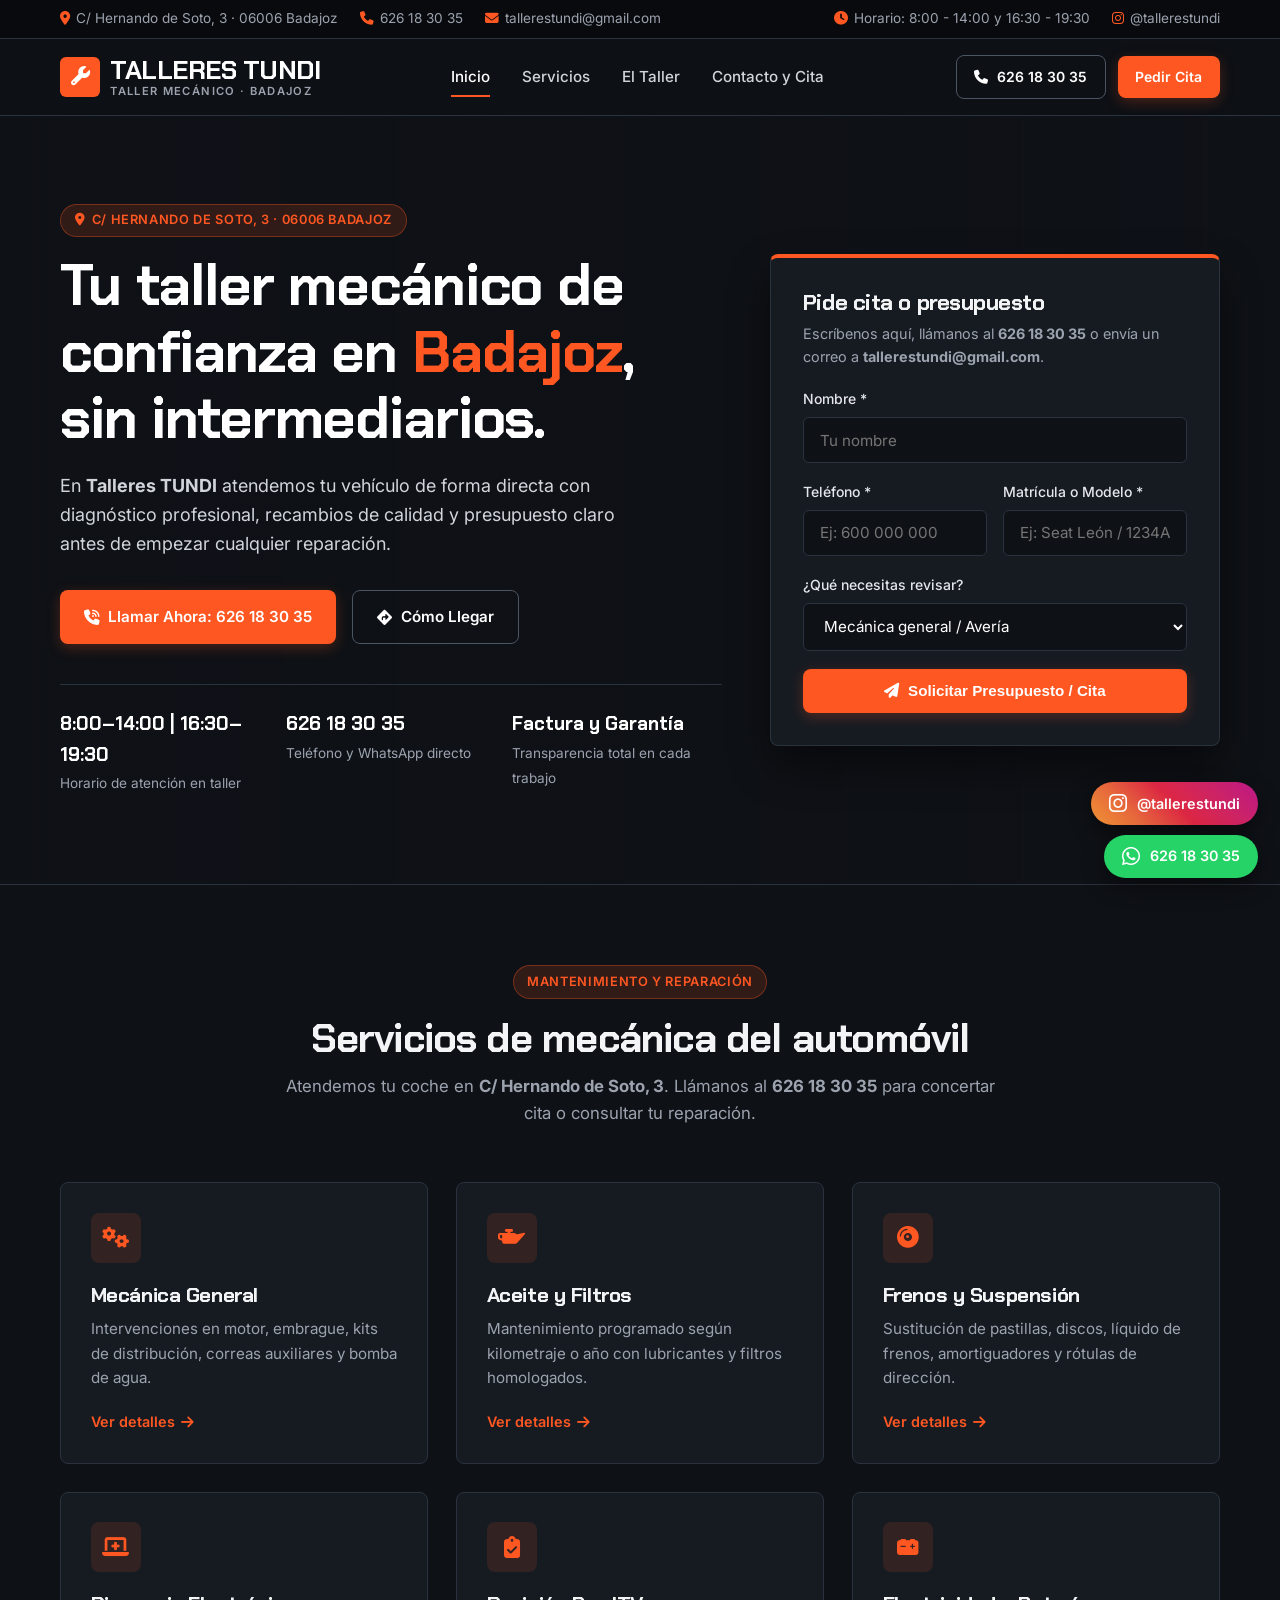
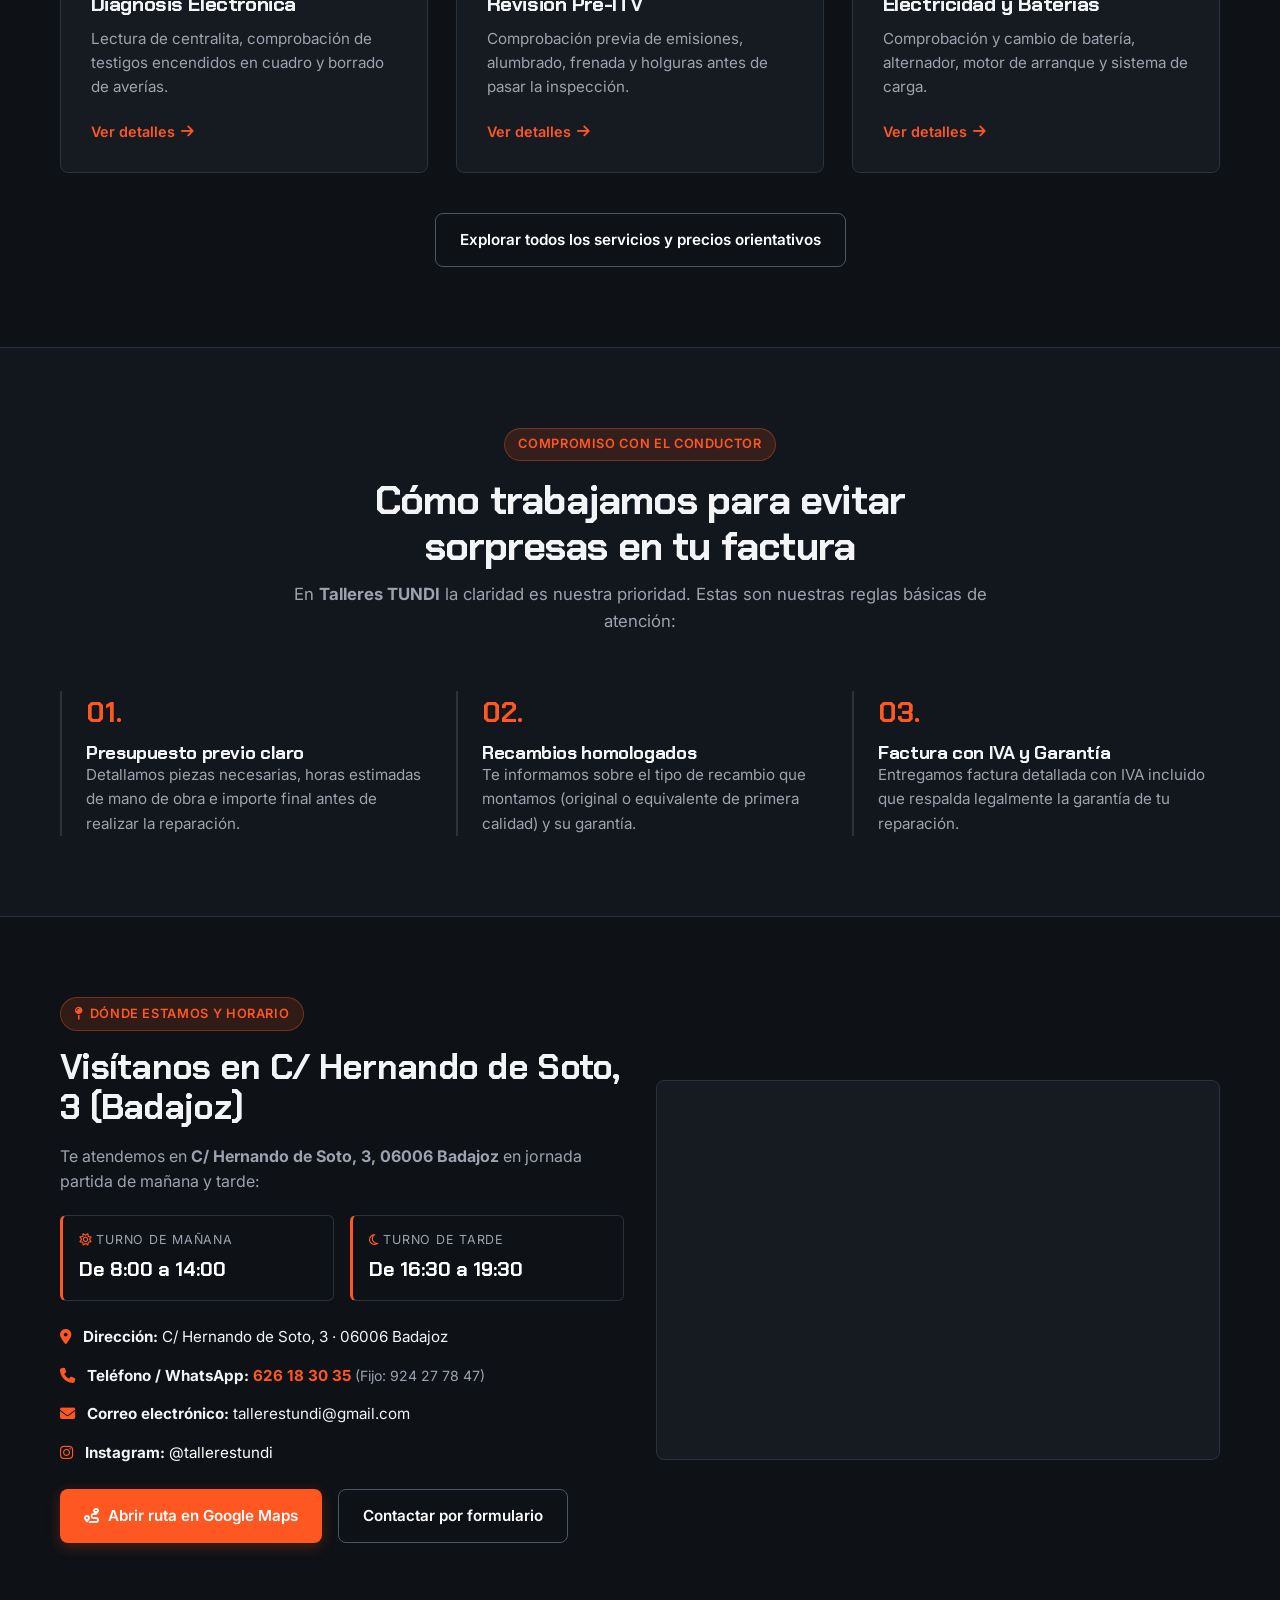
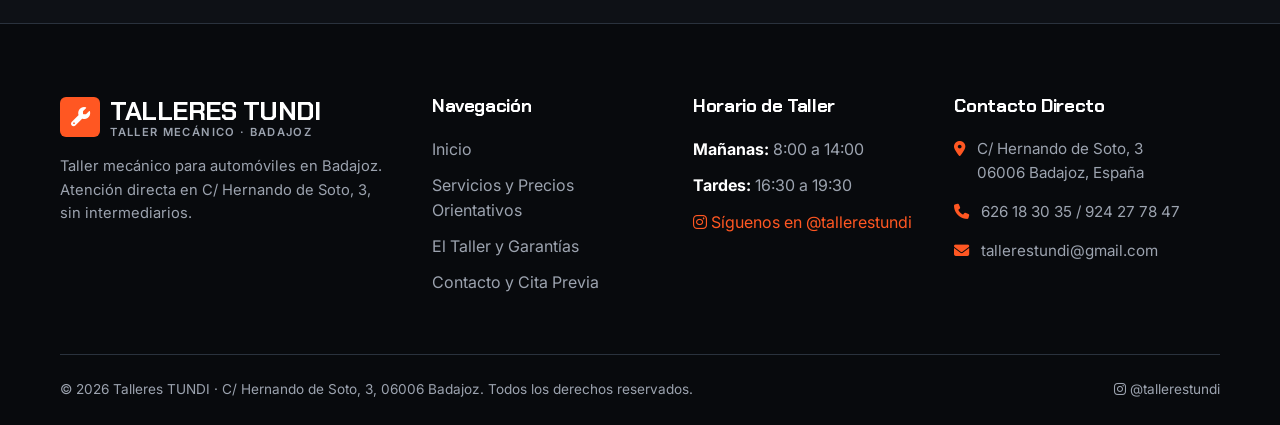
<file: index.html>
<!DOCTYPE html>
<html lang="es">
<head>
  <meta charset="UTF-8">
  <meta name="viewport" content="width=device-width, initial-scale=1.0">
  <title>Talleres TUNDI | Taller Mecánico en Badajoz - C/ Hernando de Soto, 3</title>
  <meta name="description" content="Talleres TUNDI en C/ Hernando de Soto, 3 (06006 Badajoz). Horario de 8:00 a 14:00 y de 16:30 a 19:30. Teléfono y WhatsApp: 626 18 30 35. Email: tallerestundi@gmail.com.">
  <link rel="preconnect" href="https://fonts.googleapis.com">
  <link rel="preconnect" href="https://fonts.gstatic.com" crossorigin>
  <link href="https://fonts.googleapis.com/css2?family=Chakra+Petch:wght@600;700&family=Inter:wght@400;500;600;700&display=swap" rel="stylesheet">
  <link rel="stylesheet" href="https://cdnjs.cloudflare.com/ajax/libs/font-awesome/6.5.1/css/all.min.css">
  <link rel="stylesheet" href="styles.css?v=3">
</head>
<body>

  <!-- Barra Superior Informativa -->
  <div class="top-bar">
    <div class="container top-bar-inner">
      <div class="top-bar-info">
        <span><i class="fa-solid fa-location-dot"></i> C/ Hernando de Soto, 3 · 06006 Badajoz</span>
        <a href="tel:+34626183035"><i class="fa-solid fa-phone"></i> 626 18 30 35</a>
        <a href="mailto:tallerestundi@gmail.com"><i class="fa-solid fa-envelope"></i> tallerestundi@gmail.com</a>
      </div>
      <div class="top-bar-info">
        <span><i class="fa-solid fa-clock"></i> Horario: 8:00 - 14:00 y 16:30 - 19:30</span>
        <a href="https://www.instagram.com/tallerestundi/" target="_blank" rel="noopener"><i class="fa-brands fa-instagram"></i> @tallerestundi</a>
      </div>
    </div>
  </div>

  <!-- Navegación Principal -->
  <header class="header">
    <div class="container nav-container">
      <a href="index.html" class="brand-logo">
        <div class="brand-icon"><i class="fa-solid fa-wrench"></i></div>
        <div>
          TALLERES TUNDI
          <span class="brand-sub">Taller Mecánico · Badajoz</span>
        </div>
      </a>

      <nav class="nav-menu" id="navMenu">
        <a href="index.html" class="nav-link active">Inicio</a>
        <a href="servicios.html" class="nav-link">Servicios</a>
        <a href="nosotros.html" class="nav-link">El Taller</a>
        <a href="contacto.html" class="nav-link">Contacto y Cita</a>
      </nav>

      <div class="nav-actions">
        <a href="tel:+34626183035" class="btn btn-outline btn-sm">
          <i class="fa-solid fa-phone"></i> 626 18 30 35
        </a>
        <a href="contacto.html" class="btn btn-primary btn-sm">
          Pedir Cita
        </a>
        <button class="mobile-toggle" id="mobileToggle" aria-label="Abrir menú">
          <i class="fa-solid fa-bars"></i>
        </button>
      </div>
    </div>
  </header>

  <!-- Hero Section -->
  <section class="hero">
    <div class="container hero-grid">
      <div>
        <div class="badge"><i class="fa-solid fa-location-dot"></i> C/ Hernando de Soto, 3 · 06006 Badajoz</div>
        <h1>Tu taller mecánico de confianza en <span>Badajoz</span>, sin intermediarios.</h1>
        <p class="hero-lead">
          En <strong>Talleres TUNDI</strong> atendemos tu vehículo de forma directa con diagnóstico profesional, recambios de calidad y presupuesto claro antes de empezar cualquier reparación.
        </p>

        <div class="hero-cta-group">
          <a href="tel:+34626183035" class="btn btn-primary">
            <i class="fa-solid fa-phone-volume"></i> Llamar Ahora: 626 18 30 35
          </a>
          <a href="https://www.google.com/maps/dir/?api=1&destination=Hernando+de+Soto+3+06006+Badajoz" target="_blank" rel="noopener" class="btn btn-outline">
            <i class="fa-solid fa-diamond-turn-right"></i> Cómo Llegar
          </a>
        </div>

        <div class="hero-trust-strip">
          <div class="trust-item">
            <strong>8:00–14:00 | 16:30–19:30</strong>
            <span>Horario de atención en taller</span>
          </div>
          <div class="trust-item">
            <strong>626 18 30 35</strong>
            <span>Teléfono y WhatsApp directo</span>
          </div>
          <div class="trust-item">
            <strong>Factura y Garantía</strong>
            <span>Transparencia total en cada trabajo</span>
          </div>
        </div>
      </div>

      <!-- Formulario Rápido de Presupuesto / Consulta -->
      <div class="hero-card">
        <h3>Pide cita o presupuesto</h3>
        <p>Escríbenos aquí, llámanos al <strong>626 18 30 35</strong> o envía un correo a <strong>tallerestundi@gmail.com</strong>.</p>
        
        <!-- REEMPLAZA 'TU_ACCESS_KEY_DE_WEB3FORMS' CON TU CLAVE GRATUITA DE https://web3forms.com VINCULADA A tallerestundi@gmail.com -->
        <form action="https://api.web3forms.com/submit" method="POST" class="tundi-form">
          <input type="hidden" name="access_key" value="TU_ACCESS_KEY_DE_WEB3FORMS">
          <input type="hidden" name="subject" value="Nueva consulta web - Talleres TUNDI Badajoz">

          <div class="form-group">
            <label for="h-nombre">Nombre *</label>
            <input type="text" id="h-nombre" name="nombre" placeholder="Tu nombre" required>
          </div>

          <div class="form-row">
            <div class="form-group">
              <label for="h-telefono">Teléfono *</label>
              <input type="tel" id="h-telefono" name="telefono" placeholder="Ej: 600 000 000" required>
            </div>
            <div class="form-group">
              <label for="h-coche">Matrícula o Modelo *</label>
              <input type="text" id="h-coche" name="vehiculo" placeholder="Ej: Seat León / 1234ABC" required>
            </div>
          </div>

          <div class="form-group">
            <label for="h-servicio">¿Qué necesitas revisar?</label>
            <select id="h-servicio" name="servicio">
              <option value="Mecanica General">Mecánica general / Avería</option>
              <option value="Aceite y Filtros">Cambio de aceite y filtros</option>
              <option value="Frenos y Suspension">Frenos y suspensión</option>
              <option value="Pre-ITV">Revisión Pre-ITV</option>
              <option value="Diagnosis">Diagnosis electrónica / Testigo</option>
              <option value="Otro">Otro servicio</option>
            </select>
          </div>

          <button type="submit" class="btn btn-primary" style="width: 100%;">
            <i class="fa-solid fa-paper-plane"></i> Solicitar Presupuesto / Cita
          </button>
          <div class="form-status"></div>
        </form>
      </div>
    </div>
  </section>

  <!-- Servicios Habituales de Taller -->
  <section class="section">
    <div class="container">
      <div class="section-header">
        <div class="badge">Mantenimiento y Reparación</div>
        <h2>Servicios de mecánica del automóvil</h2>
        <p>Atendemos tu coche en <strong>C/ Hernando de Soto, 3</strong>. Llámanos al <strong>626 18 30 35</strong> para concertar cita o consultar tu reparación.</p>
      </div>

      <div class="grid-3">
        <article class="card">
          <div>
            <div class="card-icon"><i class="fa-solid fa-gears"></i></div>
            <h3>Mecánica General</h3>
            <p>Intervenciones en motor, embrague, kits de distribución, correas auxiliares y bomba de agua.</p>
          </div>
          <a href="servicios.html#mecanica" class="card-link">Ver detalles <i class="fa-solid fa-arrow-right"></i></a>
        </article>

        <article class="card">
          <div>
            <div class="card-icon"><i class="fa-solid fa-oil-can"></i></div>
            <h3>Aceite y Filtros</h3>
            <p>Mantenimiento programado según kilometraje o año con lubricantes y filtros homologados.</p>
          </div>
          <a href="servicios.html#mantenimiento" class="card-link">Ver detalles <i class="fa-solid fa-arrow-right"></i></a>
        </article>

        <article class="card">
          <div>
            <div class="card-icon"><i class="fa-solid fa-compact-disc"></i></div>
            <h3>Frenos y Suspensión</h3>
            <p>Sustitución de pastillas, discos, líquido de frenos, amortiguadores y rótulas de dirección.</p>
          </div>
          <a href="servicios.html#frenos" class="card-link">Ver detalles <i class="fa-solid fa-arrow-right"></i></a>
        </article>

        <article class="card">
          <div>
            <div class="card-icon"><i class="fa-solid fa-laptop-medical"></i></div>
            <h3>Diagnosis Electrónica</h3>
            <p>Lectura de centralita, comprobación de testigos encendidos en cuadro y borrado de averías.</p>
          </div>
          <a href="servicios.html#diagnosis" class="card-link">Ver detalles <i class="fa-solid fa-arrow-right"></i></a>
        </article>

        <article class="card">
          <div>
            <div class="card-icon"><i class="fa-solid fa-clipboard-check"></i></div>
            <h3>Revisión Pre-ITV</h3>
            <p>Comprobación previa de emisiones, alumbrado, frenada y holguras antes de pasar la inspección.</p>
          </div>
          <a href="servicios.html#preitv" class="card-link">Ver detalles <i class="fa-solid fa-arrow-right"></i></a>
        </article>

        <article class="card">
          <div>
            <div class="card-icon"><i class="fa-solid fa-car-battery"></i></div>
            <h3>Electricidad y Baterías</h3>
            <p>Comprobación y cambio de batería, alternador, motor de arranque y sistema de carga.</p>
          </div>
          <a href="servicios.html#electricidad" class="card-link">Ver detalles <i class="fa-solid fa-arrow-right"></i></a>
        </article>
      </div>

      <div style="text-align: center; margin-top: 2.5rem;">
        <a href="servicios.html" class="btn btn-outline">Explorar todos los servicios y precios orientativos</a>
      </div>
    </div>
  </section>

  <!-- Compromiso y Transparencia -->
  <section class="section section-alt">
    <div class="container">
      <div class="section-header">
        <div class="badge">Compromiso con el conductor</div>
        <h2>Cómo trabajamos para evitar sorpresas en tu factura</h2>
        <p>En <strong>Talleres TUNDI</strong> la claridad es nuestra prioridad. Estas son nuestras reglas básicas de atención:</p>
      </div>

      <div class="grid-3">
        <div class="step-card">
          <div class="step-number">01.</div>
          <h3>Presupuesto previo claro</h3>
          <p style="color: var(--text-muted); font-size: 0.95rem;">Detallamos piezas necesarias, horas estimadas de mano de obra e importe final antes de realizar la reparación.</p>
        </div>

        <div class="step-card">
          <div class="step-number">02.</div>
          <h3>Recambios homologados</h3>
          <p style="color: var(--text-muted); font-size: 0.95rem;">Te informamos sobre el tipo de recambio que montamos (original o equivalente de primera calidad) y su garantía.</p>
        </div>

        <div class="step-card">
          <div class="step-number">03.</div>
          <h3>Factura con IVA y Garantía</h3>
          <p style="color: var(--text-muted); font-size: 0.95rem;">Entregamos factura detallada con IVA incluido que respalda legalmente la garantía de tu reparación.</p>
        </div>
      </div>
    </div>
  </section>

  <!-- Ubicación, Horario y Mapa Lazy Load -->
  <section class="section">
    <div class="container">
      <div class="grid-2" style="align-items: center;">
        <div>
          <div class="badge"><i class="fa-solid fa-map-pin"></i> Dónde estamos y Horario</div>
          <h2 style="font-size: 2.2rem; margin-bottom: 1rem;">Visítanos en C/ Hernando de Soto, 3 (Badajoz)</h2>
          <p style="color: var(--text-muted); margin-bottom: 1rem;">
            Te atendemos en <strong>C/ Hernando de Soto, 3, 06006 Badajoz</strong> en jornada partida de mañana y tarde:
          </p>

          <div class="schedule-box">
            <div class="schedule-slot">
              <span><i class="fa-regular fa-sun" style="color: var(--accent);"></i> Turno de Mañana</span>
              <strong>De 8:00 a 14:00</strong>
            </div>
            <div class="schedule-slot">
              <span><i class="fa-regular fa-moon" style="color: var(--accent);"></i> Turno de Tarde</span>
              <strong>De 16:30 a 19:30</strong>
            </div>
          </div>

          <ul class="footer-contact" style="margin: 1.5rem 0;">
            <li>
              <i class="fa-solid fa-location-dot"></i>
              <div><strong>Dirección:</strong> C/ Hernando de Soto, 3 · 06006 Badajoz</div>
            </li>
            <li>
              <i class="fa-solid fa-phone"></i>
              <div><strong>Teléfono / WhatsApp:</strong> <a href="tel:+34626183035" style="color: var(--accent); font-weight: 700;">626 18 30 35</a> <span style="color: var(--text-muted); font-size: 0.88rem;">(Fijo: <a href="tel:+34924277847">924 27 78 47</a>)</span></div>
            </li>
            <li>
              <i class="fa-solid fa-envelope"></i>
              <div><strong>Correo electrónico:</strong> <a href="mailto:tallerestundi@gmail.com">tallerestundi@gmail.com</a></div>
            </li>
            <li>
              <i class="fa-brands fa-instagram"></i>
              <div><strong>Instagram:</strong> <a href="https://www.instagram.com/tallerestundi/" target="_blank" rel="noopener" style="color: #fff;">@tallerestundi</a></div>
            </li>
          </ul>

          <div style="display: flex; gap: 1rem; flex-wrap: wrap;">
            <a href="https://www.google.com/maps/dir/?api=1&destination=Hernando+de+Soto+3+06006+Badajoz" target="_blank" rel="noopener" class="btn btn-primary">
              <i class="fa-solid fa-route"></i> Abrir ruta en Google Maps
            </a>
            <a href="contacto.html" class="btn btn-outline">Contactar por formulario</a>
          </div>
        </div>

        <!-- Contenedor de mapa optimizado (carga al acercarse) -->
        <div class="map-container" id="lazyMap">
          <div class="map-placeholder">
            <i class="fa-solid fa-map-location-dot" style="font-size: 2.5rem; color: var(--accent); margin-bottom: 1rem;"></i>
            <h4>Talleres TUNDI - C/ Hernando de Soto, 3 (06006 Badajoz)</h4>
            <p style="color: var(--text-muted); font-size: 0.9rem; margin: 0.5rem 0 1.25rem;">El mapa interactivo se carga automáticamente al llegar aquí.</p>
            <button type="button" id="loadMapBtn" class="btn btn-outline btn-sm">Cargar mapa ahora</button>
          </div>
        </div>
      </div>
    </div>
  </section>

  <!-- Footer -->
  <footer class="footer">
    <div class="container">
      <div class="footer-grid">
        <div>
          <a href="index.html" class="brand-logo" style="margin-bottom: 1rem;">
            <div class="brand-icon"><i class="fa-solid fa-wrench"></i></div>
            <div>
              TALLERES TUNDI
              <span class="brand-sub">Taller Mecánico · Badajoz</span>
            </div>
          </a>
          <p style="font-size: 0.92rem; margin-bottom: 1.25rem;">
            Taller mecánico para automóviles en Badajoz. Atención directa en C/ Hernando de Soto, 3, sin intermediarios.
          </p>
        </div>

        <div>
          <h4>Navegación</h4>
          <ul class="footer-links">
            <li><a href="index.html">Inicio</a></li>
            <li><a href="servicios.html">Servicios y Precios Orientativos</a></li>
            <li><a href="nosotros.html">El Taller y Garantías</a></li>
            <li><a href="contacto.html">Contacto y Cita Previa</a></li>
          </ul>
        </div>

        <div>
          <h4>Horario de Taller</h4>
          <ul class="footer-links">
            <li><strong style="color: #fff;">Mañanas:</strong> 8:00 a 14:00</li>
            <li><strong style="color: #fff;">Tardes:</strong> 16:30 a 19:30</li>
            <li style="margin-top: 0.75rem;"><a href="https://www.instagram.com/tallerestundi/" target="_blank" rel="noopener" style="color: var(--accent);"><i class="fa-brands fa-instagram"></i> Síguenos en @tallerestundi</a></li>
          </ul>
        </div>

        <div>
          <h4>Contacto Directo</h4>
          <ul class="footer-contact">
            <li>
              <i class="fa-solid fa-location-dot"></i>
              <span>C/ Hernando de Soto, 3<br>06006 Badajoz, España</span>
            </li>
            <li>
              <i class="fa-solid fa-phone"></i>
              <span><a href="tel:+34626183035">626 18 30 35</a> / <a href="tel:+34924277847">924 27 78 47</a></span>
            </li>
            <li>
              <i class="fa-solid fa-envelope"></i>
              <a href="mailto:tallerestundi@gmail.com">tallerestundi@gmail.com</a>
            </li>
          </ul>
        </div>
      </div>

      <div class="footer-bottom">
        <p>&copy; <span id="currentYear">2026</span> Talleres TUNDI · C/ Hernando de Soto, 3, 06006 Badajoz. Todos los derechos reservados.</p>
        <p><a href="https://www.instagram.com/tallerestundi/" target="_blank" rel="noopener"><i class="fa-brands fa-instagram"></i> @tallerestundi</a></p>
      </div>
    </div>
  </footer>

  <!-- Botones Flotantes Instagram y WhatsApp -->
  <div class="tundi-floating-bar">
    <a href="https://www.instagram.com/tallerestundi/" target="_blank" rel="noopener" class="tundi-pill tundi-pill-ig" aria-label="Instagram @tallerestundi">
      <i class="fa-brands fa-instagram"></i>
      <span>@tallerestundi</span>
    </a>
    <a href="https://wa.me/34626183035?text=Hola%20Talleres%20TUNDI,%20me%20gustar%C3%ADa%20pedir%20cita%20o%20presupuesto%20para%20mi%20coche." target="_blank" rel="noopener" class="tundi-pill tundi-pill-wa" aria-label="WhatsApp 626 18 30 35">
      <i class="fa-brands fa-whatsapp"></i>
      <span>626 18 30 35</span>
    </a>
  </div>

  <script src="script.js"></script>
</body>
</html>
</file>
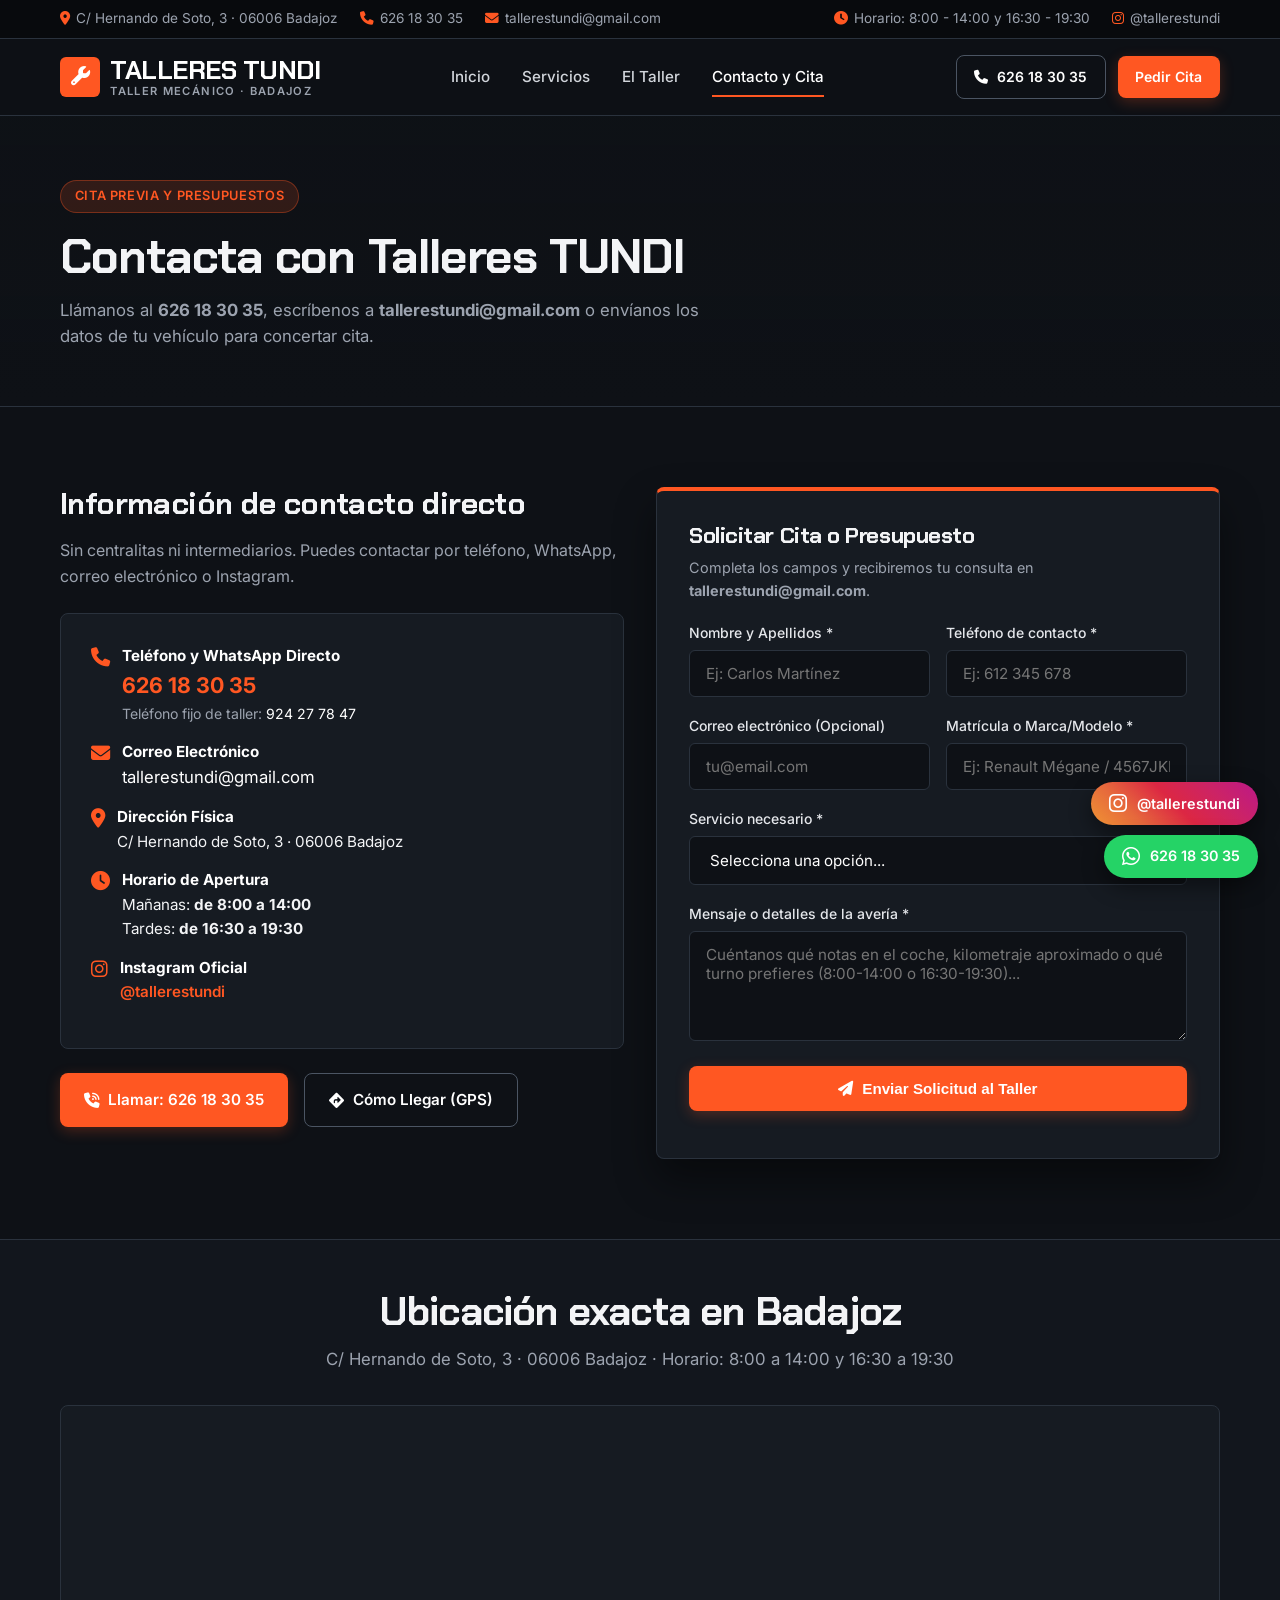
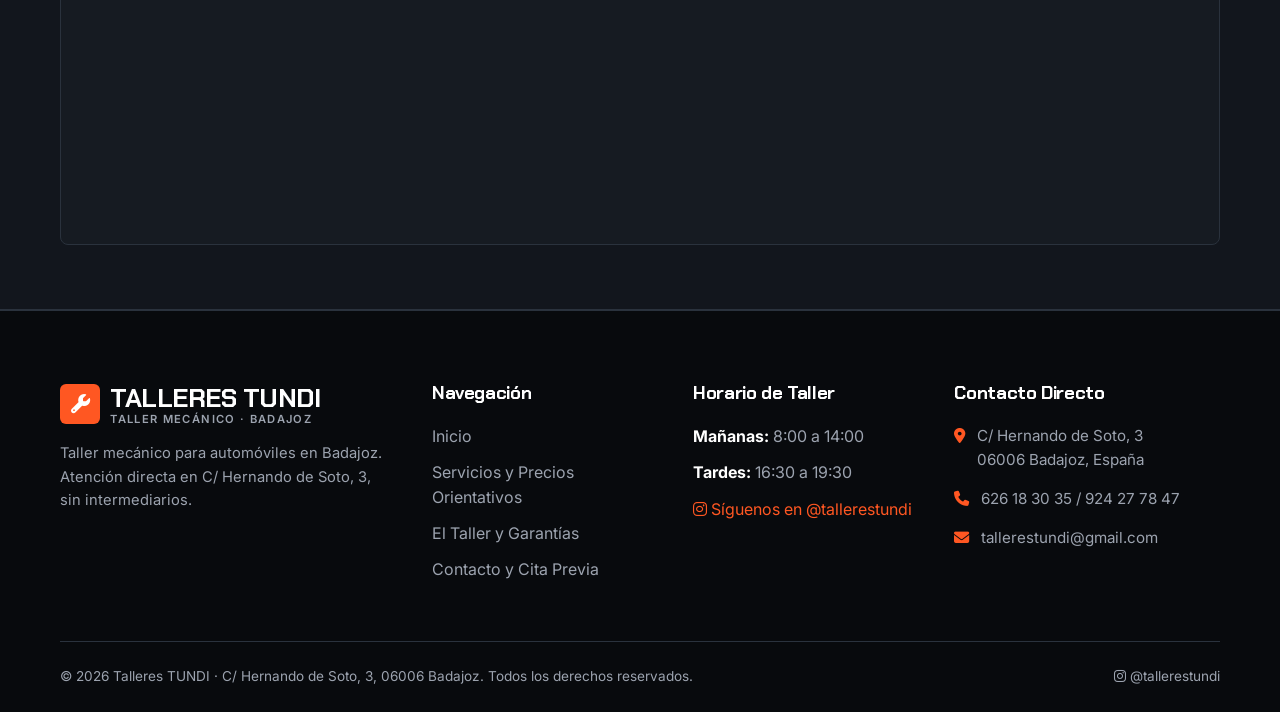
<file: contacto.html>
<!DOCTYPE html>
<html lang="es">
<head>
  <meta charset="UTF-8">
  <meta name="viewport" content="width=device-width, initial-scale=1.0">
  <title>Contacto y Cita Previa | Talleres TUNDI Badajoz (626 18 30 35)</title>
  <meta name="description" content="Pide cita previa o presupuesto en Talleres TUNDI. C/ Hernando de Soto, 3, 06006 Badajoz. Horario: 8:00-14:00 y 16:30-19:30. Tel: 626 18 30 35. Email: tallerestundi@gmail.com.">
  <link rel="preconnect" href="https://fonts.googleapis.com">
  <link rel="preconnect" href="https://fonts.gstatic.com" crossorigin>
  <link href="https://fonts.googleapis.com/css2?family=Chakra+Petch:wght@600;700&family=Inter:wght@400;500;600;700&display=swap" rel="stylesheet">
  <link rel="stylesheet" href="https://cdnjs.cloudflare.com/ajax/libs/font-awesome/6.5.1/css/all.min.css">
  <link rel="stylesheet" href="styles.css?v=3">
</head>
<body>

  <!-- Barra Superior -->
  <div class="top-bar">
    <div class="container top-bar-inner">
      <div class="top-bar-info">
        <span><i class="fa-solid fa-location-dot"></i> C/ Hernando de Soto, 3 · 06006 Badajoz</span>
        <a href="tel:+34626183035"><i class="fa-solid fa-phone"></i> 626 18 30 35</a>
        <a href="mailto:tallerestundi@gmail.com"><i class="fa-solid fa-envelope"></i> tallerestundi@gmail.com</a>
      </div>
      <div class="top-bar-info">
        <span><i class="fa-solid fa-clock"></i> Horario: 8:00 - 14:00 y 16:30 - 19:30</span>
        <a href="https://www.instagram.com/tallerestundi/" target="_blank" rel="noopener"><i class="fa-brands fa-instagram"></i> @tallerestundi</a>
      </div>
    </div>
  </div>

  <!-- Header -->
  <header class="header">
    <div class="container nav-container">
      <a href="index.html" class="brand-logo">
        <div class="brand-icon"><i class="fa-solid fa-wrench"></i></div>
        <div>
          TALLERES TUNDI
          <span class="brand-sub">Taller Mecánico · Badajoz</span>
        </div>
      </a>

      <nav class="nav-menu" id="navMenu">
        <a href="index.html" class="nav-link">Inicio</a>
        <a href="servicios.html" class="nav-link">Servicios</a>
        <a href="nosotros.html" class="nav-link">El Taller</a>
        <a href="contacto.html" class="nav-link active">Contacto y Cita</a>
      </nav>

      <div class="nav-actions">
        <a href="tel:+34626183035" class="btn btn-outline btn-sm">
          <i class="fa-solid fa-phone"></i> 626 18 30 35
        </a>
        <a href="contacto.html" class="btn btn-primary btn-sm">
          Pedir Cita
        </a>
        <button class="mobile-toggle" id="mobileToggle" aria-label="Abrir menú">
          <i class="fa-solid fa-bars"></i>
        </button>
      </div>
    </div>
  </header>

  <!-- Cabecera de Página -->
  <section class="page-header">
    <div class="container">
      <div class="badge">Cita Previa y Presupuestos</div>
      <h1>Contacta con Talleres TUNDI</h1>
      <p>Llámanos al <strong>626 18 30 35</strong>, escríbenos a <strong>tallerestundi@gmail.com</strong> o envíanos los datos de tu vehículo para concertar cita.</p>
    </div>
  </section>

  <!-- Sección Principal de Contacto y Formulario -->
  <section class="section">
    <div class="container">
      <div class="grid-2">
        <!-- Columna Datos Directos -->
        <div>
          <h2 style="font-size: 1.9rem; margin-bottom: 1rem;">Información de contacto directo</h2>
          <p style="color: var(--text-muted); margin-bottom: 1.5rem;">
            Sin centralitas ni intermediarios. Puedes contactar por teléfono, WhatsApp, correo electrónico o Instagram.
          </p>

          <div class="card" style="margin-bottom: 1.5rem;">
            <ul class="footer-contact" style="margin-bottom: 0;">
              <li>
                <i class="fa-solid fa-phone" style="font-size: 1.2rem;"></i>
                <div>
                  <strong style="display: block; color: #fff;">Teléfono y WhatsApp Directo</strong>
                  <a href="tel:+34626183035" style="font-size: 1.35rem; font-weight: 700; color: var(--accent);">626 18 30 35</a>
                  <span style="display: block; font-size: 0.88rem; color: var(--text-muted);">Teléfono fijo de taller: <a href="tel:+34924277847" style="color: #fff;">924 27 78 47</a></span>
                </div>
              </li>
              <li>
                <i class="fa-solid fa-envelope" style="font-size: 1.2rem;"></i>
                <div>
                  <strong style="display: block; color: #fff;">Correo Electrónico</strong>
                  <a href="mailto:tallerestundi@gmail.com" style="font-size: 1.05rem; color: #fff;">tallerestundi@gmail.com</a>
                </div>
              </li>
              <li>
                <i class="fa-solid fa-location-dot" style="font-size: 1.2rem;"></i>
                <div>
                  <strong style="display: block; color: #fff;">Dirección Física</strong>
                  <span>C/ Hernando de Soto, 3 · 06006 Badajoz</span>
                </div>
              </li>
              <li>
                <i class="fa-solid fa-clock" style="font-size: 1.2rem;"></i>
                <div>
                  <strong style="display: block; color: #fff;">Horario de Apertura</strong>
                  <span>Mañanas: <strong>de 8:00 a 14:00</strong><br>Tardes: <strong>de 16:30 a 19:30</strong></span>
                </div>
              </li>
              <li>
                <i class="fa-brands fa-instagram" style="font-size: 1.2rem;"></i>
                <div>
                  <strong style="display: block; color: #fff;">Instagram Oficial</strong>
                  <a href="https://www.instagram.com/tallerestundi/" target="_blank" rel="noopener" style="color: var(--accent); font-weight: 600;">@tallerestundi</a>
                </div>
              </li>
            </ul>
          </div>

          <div style="display: flex; gap: 1rem; flex-wrap: wrap; margin-bottom: 2rem;">
            <a href="tel:+34626183035" class="btn btn-primary">
              <i class="fa-solid fa-phone-volume"></i> Llamar: 626 18 30 35
            </a>
            <a href="https://www.google.com/maps/dir/?api=1&destination=Hernando+de+Soto+3+06006+Badajoz" target="_blank" rel="noopener" class="btn btn-outline">
              <i class="fa-solid fa-diamond-turn-right"></i> Cómo Llegar (GPS)
            </a>
          </div>
        </div>

        <!-- Columna Formulario Completo -->
        <div class="hero-card">
          <h3>Solicitar Cita o Presupuesto</h3>
          <p>Completa los campos y recibiremos tu consulta en <strong>tallerestundi@gmail.com</strong>.</p>

          <!-- REEMPLAZA 'TU_ACCESS_KEY_DE_WEB3FORMS' CON TU CLAVE GRATUITA DE https://web3forms.com VINCULADA A tallerestundi@gmail.com -->
          <form action="https://api.web3forms.com/submit" method="POST" class="tundi-form">
            <input type="hidden" name="access_key" value="TU_ACCESS_KEY_DE_WEB3FORMS">
            <input type="hidden" name="subject" value="Solicitud de Cita/Presupuesto - Talleres TUNDI">

            <div class="form-row">
              <div class="form-group">
                <label for="c-nombre">Nombre y Apellidos *</label>
                <input type="text" id="c-nombre" name="nombre" placeholder="Ej: Carlos Martínez" required>
              </div>

              <div class="form-group">
                <label for="c-telefono">Teléfono de contacto *</label>
                <input type="tel" id="c-telefono" name="telefono" placeholder="Ej: 612 345 678" required>
              </div>
            </div>

            <div class="form-row">
              <div class="form-group">
                <label for="c-email">Correo electrónico (Opcional)</label>
                <input type="email" id="c-email" name="email" placeholder="tu@email.com">
              </div>

              <div class="form-group">
                <label for="c-vehiculo">Matrícula o Marca/Modelo *</label>
                <input type="text" id="c-vehiculo" name="vehiculo" placeholder="Ej: Renault Mégane / 4567JKL" required>
              </div>
            </div>

            <div class="form-group">
              <label for="c-servicio">Servicio necesario *</label>
              <select id="c-servicio" name="servicio" required>
                <option value="">Selecciona una opción...</option>
                <option value="Mecanica General">Mecánica general (motor, embrague, distribución)</option>
                <option value="Cambio Aceite y Filtros">Cambio de aceite y filtros</option>
                <option value="Frenos y Suspension">Frenos y suspensión</option>
                <option value="Neumaticos">Neumáticos y alineación</option>
                <option value="Diagnosis Electronica">Diagnosis electrónica / Testigo encendido</option>
                <option value="Aire Acondicionado">Aire acondicionado</option>
                <option value="Pre-ITV">Revisión Pre-ITV</option>
                <option value="Electricidad">Electricidad / Batería / Alternador</option>
                <option value="Otro">Otra consulta</option>
              </select>
            </div>

            <div class="form-group">
              <label for="c-mensaje">Mensaje o detalles de la avería *</label>
              <textarea id="c-mensaje" name="mensaje" placeholder="Cuéntanos qué notas en el coche, kilometraje aproximado o qué turno prefieres (8:00-14:00 o 16:30-19:30)..." required></textarea>
            </div>

            <button type="submit" class="btn btn-primary" style="width: 100%;">
              <i class="fa-solid fa-paper-plane"></i> Enviar Solicitud al Taller
            </button>

            <div class="form-status"></div>
          </form>
        </div>
      </div>
    </div>
  </section>

  <!-- Mapa Interactivo Completo -->
  <section class="section section-alt" style="padding-top: 3rem; padding-bottom: 4rem;">
    <div class="container">
      <div class="section-header" style="margin-bottom: 2rem;">
        <h2>Ubicación exacta en Badajoz</h2>
        <p>C/ Hernando de Soto, 3 · 06006 Badajoz · Horario: 8:00 a 14:00 y 16:30 a 19:30</p>
      </div>

      <div class="map-container" style="height: 440px;">
        <iframe 
          src="https://www.google.com/maps?q=Hernando+de+Soto,+3,+06006+Badajoz,+España&output=embed" 
          title="Mapa de ubicación de Talleres TUNDI en C/ Hernando de Soto, 3, Badajoz"
          loading="lazy" 
          referrerpolicy="no-referrer-when-downgrade">
        </iframe>
      </div>
    </div>
  </section>

  <!-- Footer -->
  <footer class="footer">
    <div class="container">
      <div class="footer-grid">
        <div>
          <a href="index.html" class="brand-logo" style="margin-bottom: 1rem;">
            <div class="brand-icon"><i class="fa-solid fa-wrench"></i></div>
            <div>
              TALLERES TUNDI
              <span class="brand-sub">Taller Mecánico · Badajoz</span>
            </div>
          </a>
          <p style="font-size: 0.92rem; margin-bottom: 1.25rem;">
            Taller mecánico para automóviles en Badajoz. Atención directa en C/ Hernando de Soto, 3, sin intermediarios.
          </p>
        </div>

        <div>
          <h4>Navegación</h4>
          <ul class="footer-links">
            <li><a href="index.html">Inicio</a></li>
            <li><a href="servicios.html">Servicios y Precios Orientativos</a></li>
            <li><a href="nosotros.html">El Taller y Garantías</a></li>
            <li><a href="contacto.html">Contacto y Cita Previa</a></li>
          </ul>
        </div>

        <div>
          <h4>Horario de Taller</h4>
          <ul class="footer-links">
            <li><strong style="color: #fff;">Mañanas:</strong> 8:00 a 14:00</li>
            <li><strong style="color: #fff;">Tardes:</strong> 16:30 a 19:30</li>
            <li style="margin-top: 0.75rem;"><a href="https://www.instagram.com/tallerestundi/" target="_blank" rel="noopener" style="color: var(--accent);"><i class="fa-brands fa-instagram"></i> Síguenos en @tallerestundi</a></li>
          </ul>
        </div>

        <div>
          <h4>Contacto Directo</h4>
          <ul class="footer-contact">
            <li>
              <i class="fa-solid fa-location-dot"></i>
              <span>C/ Hernando de Soto, 3<br>06006 Badajoz, España</span>
            </li>
            <li>
              <i class="fa-solid fa-phone"></i>
              <span><a href="tel:+34626183035">626 18 30 35</a> / <a href="tel:+34924277847">924 27 78 47</a></span>
            </li>
            <li>
              <i class="fa-solid fa-envelope"></i>
              <a href="mailto:tallerestundi@gmail.com">tallerestundi@gmail.com</a>
            </li>
          </ul>
        </div>
      </div>

      <div class="footer-bottom">
        <p>&copy; <span id="currentYear">2026</span> Talleres TUNDI · C/ Hernando de Soto, 3, 06006 Badajoz. Todos los derechos reservados.</p>
        <p><a href="https://www.instagram.com/tallerestundi/" target="_blank" rel="noopener"><i class="fa-brands fa-instagram"></i> @tallerestundi</a></p>
      </div>
    </div>
  </footer>

  <!-- Botones Flotantes Instagram y WhatsApp -->
  <div class="tundi-floating-bar">
    <a href="https://www.instagram.com/tallerestundi/" target="_blank" rel="noopener" class="tundi-pill tundi-pill-ig" aria-label="Instagram @tallerestundi">
      <i class="fa-brands fa-instagram"></i>
      <span>@tallerestundi</span>
    </a>
    <a href="https://wa.me/34626183035?text=Hola%20Talleres%20TUNDI,%20quisiera%20pedir%20cita%20previa%20para%20revisar%20mi%20coche." target="_blank" rel="noopener" class="tundi-pill tundi-pill-wa" aria-label="WhatsApp 626 18 30 35">
      <i class="fa-brands fa-whatsapp"></i>
      <span>626 18 30 35</span>
    </a>
  </div>

  <script src="script.js"></script>
</body>
</html>
</file>
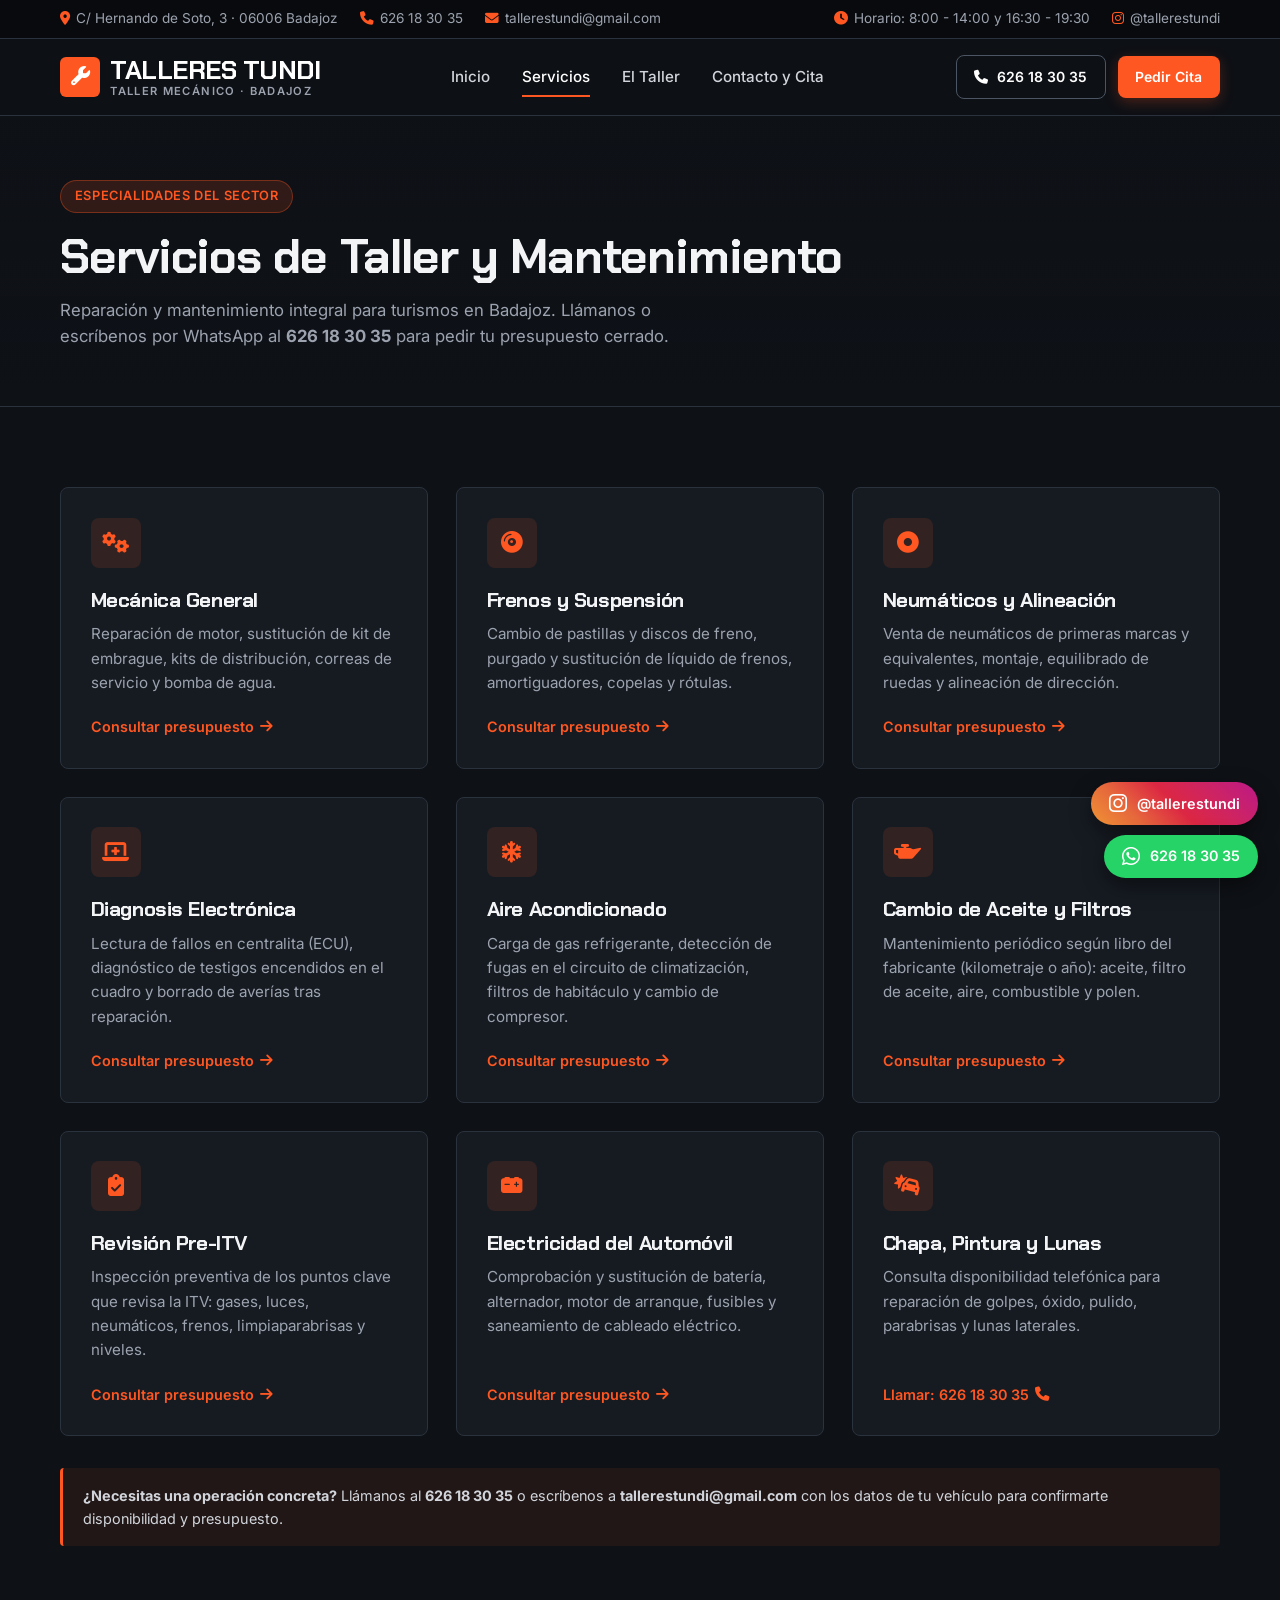
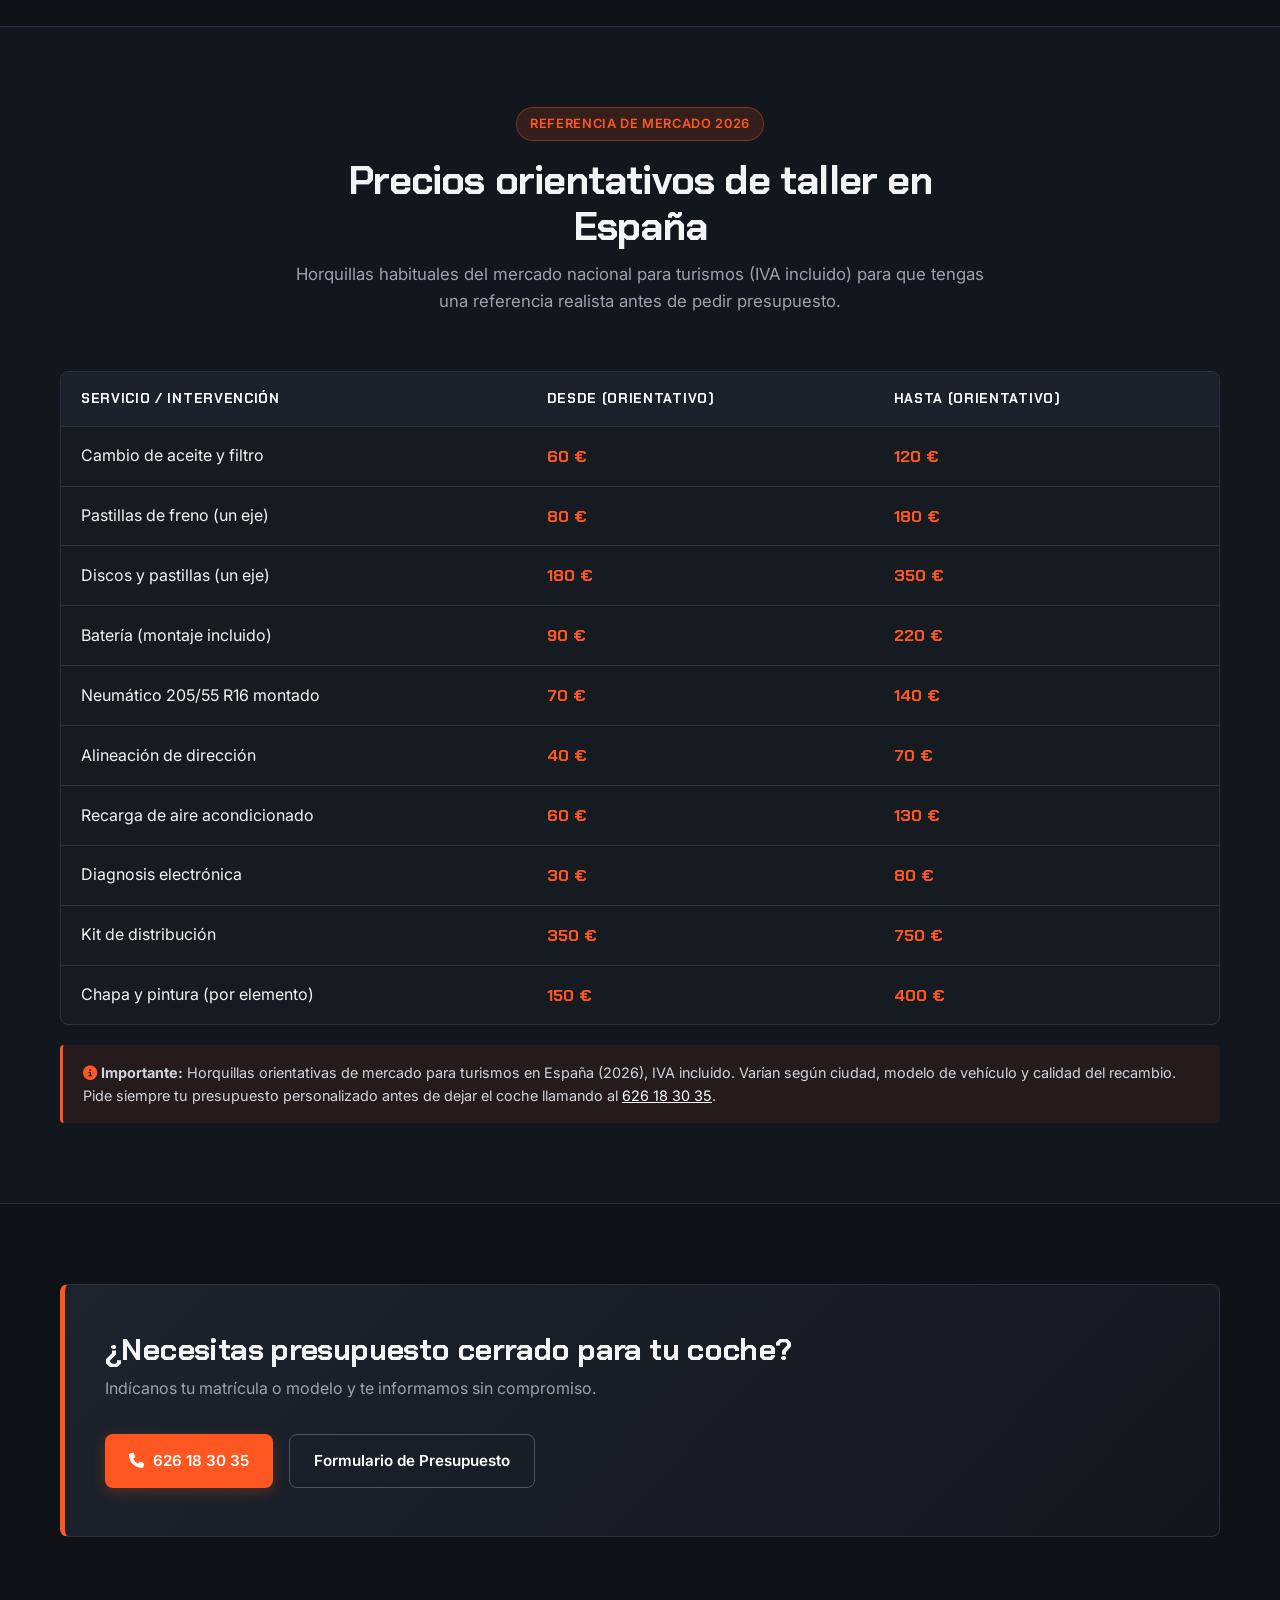
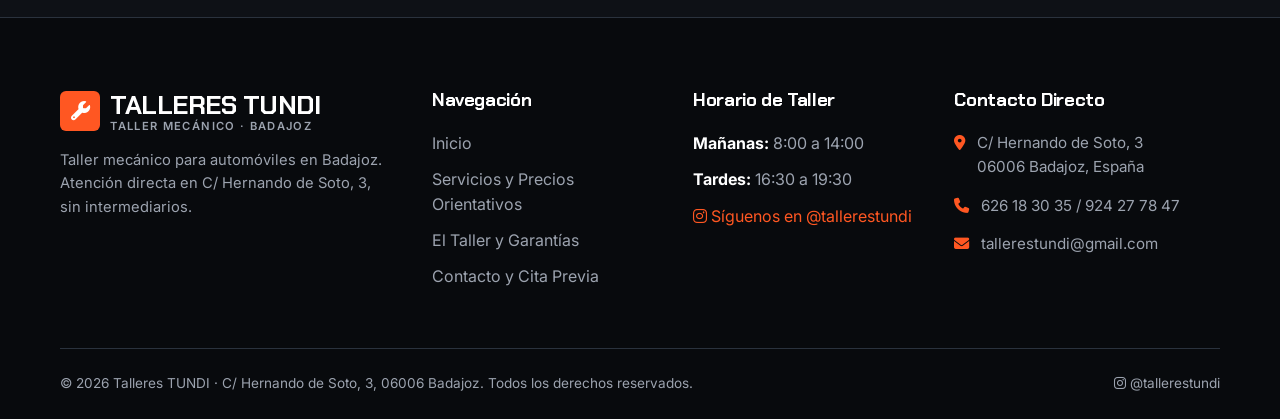
<file: servicios.html>
<!DOCTYPE html>
<html lang="es">
<head>
  <meta charset="UTF-8">
  <meta name="viewport" content="width=device-width, initial-scale=1.0">
  <title>Servicios de Taller Mecánico y Precios Orientativos | Talleres TUNDI Badajoz</title>
  <meta name="description" content="Servicios de mecánica en Talleres TUNDI (Badajoz): motor, frenos, neumáticos, diagnosis, Pre-ITV y precios orientativos. Teléfono: 626 18 30 35.">
  <link rel="preconnect" href="https://fonts.googleapis.com">
  <link rel="preconnect" href="https://fonts.gstatic.com" crossorigin>
  <link href="https://fonts.googleapis.com/css2?family=Chakra+Petch:wght@600;700&family=Inter:wght@400;500;600;700&display=swap" rel="stylesheet">
  <link rel="stylesheet" href="https://cdnjs.cloudflare.com/ajax/libs/font-awesome/6.5.1/css/all.min.css">
  <link rel="stylesheet" href="styles.css?v=3">
</head>
<body>

  <!-- Barra Superior -->
  <div class="top-bar">
    <div class="container top-bar-inner">
      <div class="top-bar-info">
        <span><i class="fa-solid fa-location-dot"></i> C/ Hernando de Soto, 3 · 06006 Badajoz</span>
        <a href="tel:+34626183035"><i class="fa-solid fa-phone"></i> 626 18 30 35</a>
        <a href="mailto:tallerestundi@gmail.com"><i class="fa-solid fa-envelope"></i> tallerestundi@gmail.com</a>
      </div>
      <div class="top-bar-info">
        <span><i class="fa-solid fa-clock"></i> Horario: 8:00 - 14:00 y 16:30 - 19:30</span>
        <a href="https://www.instagram.com/tallerestundi/" target="_blank" rel="noopener"><i class="fa-brands fa-instagram"></i> @tallerestundi</a>
      </div>
    </div>
  </div>

  <!-- Header -->
  <header class="header">
    <div class="container nav-container">
      <a href="index.html" class="brand-logo">
        <div class="brand-icon"><i class="fa-solid fa-wrench"></i></div>
        <div>
          TALLERES TUNDI
          <span class="brand-sub">Taller Mecánico · Badajoz</span>
        </div>
      </a>

      <nav class="nav-menu" id="navMenu">
        <a href="index.html" class="nav-link">Inicio</a>
        <a href="servicios.html" class="nav-link active">Servicios</a>
        <a href="nosotros.html" class="nav-link">El Taller</a>
        <a href="contacto.html" class="nav-link">Contacto y Cita</a>
      </nav>

      <div class="nav-actions">
        <a href="tel:+34626183035" class="btn btn-outline btn-sm">
          <i class="fa-solid fa-phone"></i> 626 18 30 35
        </a>
        <a href="contacto.html" class="btn btn-primary btn-sm">
          Pedir Cita
        </a>
        <button class="mobile-toggle" id="mobileToggle" aria-label="Abrir menú">
          <i class="fa-solid fa-bars"></i>
        </button>
      </div>
    </div>
  </header>

  <!-- Cabecera de Página -->
  <section class="page-header">
    <div class="container">
      <div class="badge">Especialidades del Sector</div>
      <h1>Servicios de Taller y Mantenimiento</h1>
      <p>Reparación y mantenimiento integral para turismos en Badajoz. Llámanos o escríbenos por WhatsApp al <strong>626 18 30 35</strong> para pedir tu presupuesto cerrado.</p>
    </div>
  </section>

  <!-- Catálogo Completo de Servicios -->
  <section class="section">
    <div class="container">
      <div class="grid-3">
        <article class="card" id="mecanica">
          <div>
            <div class="card-icon"><i class="fa-solid fa-gears"></i></div>
            <h3>Mecánica General</h3>
            <p>Reparación de motor, sustitución de kit de embrague, kits de distribución, correas de servicio y bomba de agua.</p>
          </div>
          <a href="contacto.html" class="card-link">Consultar presupuesto <i class="fa-solid fa-arrow-right"></i></a>
        </article>

        <article class="card" id="frenos">
          <div>
            <div class="card-icon"><i class="fa-solid fa-compact-disc"></i></div>
            <h3>Frenos y Suspensión</h3>
            <p>Cambio de pastillas y discos de freno, purgado y sustitución de líquido de frenos, amortiguadores, copelas y rótulas.</p>
          </div>
          <a href="contacto.html" class="card-link">Consultar presupuesto <i class="fa-solid fa-arrow-right"></i></a>
        </article>

        <article class="card" id="neumaticos">
          <div>
            <div class="card-icon"><i class="fa-solid fa-circle-dot"></i></div>
            <h3>Neumáticos y Alineación</h3>
            <p>Venta de neumáticos de primeras marcas y equivalentes, montaje, equilibrado de ruedas y alineación de dirección.</p>
          </div>
          <a href="contacto.html" class="card-link">Consultar presupuesto <i class="fa-solid fa-arrow-right"></i></a>
        </article>

        <article class="card" id="diagnosis">
          <div>
            <div class="card-icon"><i class="fa-solid fa-laptop-medical"></i></div>
            <h3>Diagnosis Electrónica</h3>
            <p>Lectura de fallos en centralita (ECU), diagnóstico de testigos encendidos en el cuadro y borrado de averías tras reparación.</p>
          </div>
          <a href="contacto.html" class="card-link">Consultar presupuesto <i class="fa-solid fa-arrow-right"></i></a>
        </article>

        <article class="card" id="climatizacion">
          <div>
            <div class="card-icon"><i class="fa-solid fa-snowflake"></i></div>
            <h3>Aire Acondicionado</h3>
            <p>Carga de gas refrigerante, detección de fugas en el circuito de climatización, filtros de habitáculo y cambio de compresor.</p>
          </div>
          <a href="contacto.html" class="card-link">Consultar presupuesto <i class="fa-solid fa-arrow-right"></i></a>
        </article>

        <article class="card" id="mantenimiento">
          <div>
            <div class="card-icon"><i class="fa-solid fa-oil-can"></i></div>
            <h3>Cambio de Aceite y Filtros</h3>
            <p>Mantenimiento periódico según libro del fabricante (kilometraje o año): aceite, filtro de aceite, aire, combustible y polen.</p>
          </div>
          <a href="contacto.html" class="card-link">Consultar presupuesto <i class="fa-solid fa-arrow-right"></i></a>
        </article>

        <article class="card" id="preitv">
          <div>
            <div class="card-icon"><i class="fa-solid fa-clipboard-check"></i></div>
            <h3>Revisión Pre-ITV</h3>
            <p>Inspección preventiva de los puntos clave que revisa la ITV: gases, luces, neumáticos, frenos, limpiaparabrisas y niveles.</p>
          </div>
          <a href="contacto.html" class="card-link">Consultar presupuesto <i class="fa-solid fa-arrow-right"></i></a>
        </article>

        <article class="card" id="electricidad">
          <div>
            <div class="card-icon"><i class="fa-solid fa-car-battery"></i></div>
            <h3>Electricidad del Automóvil</h3>
            <p>Comprobación y sustitución de batería, alternador, motor de arranque, fusibles y saneamiento de cableado eléctrico.</p>
          </div>
          <a href="contacto.html" class="card-link">Consultar presupuesto <i class="fa-solid fa-arrow-right"></i></a>
        </article>

        <article class="card" id="carroceria">
          <div>
            <div class="card-icon"><i class="fa-solid fa-car-burst"></i></div>
            <h3>Chapa, Pintura y Lunas</h3>
            <p>Consulta disponibilidad telefónica para reparación de golpes, óxido, pulido, parabrisas y lunas laterales.</p>
          </div>
          <a href="tel:+34626183035" class="card-link">Llamar: 626 18 30 35 <i class="fa-solid fa-phone"></i></a>
        </article>
      </div>

      <div class="disclaimer-box" style="margin-top: 2rem;">
        <strong>¿Necesitas una operación concreta?</strong> Llámanos al <strong>626 18 30 35</strong> o escríbenos a <strong>tallerestundi@gmail.com</strong> con los datos de tu vehículo para confirmarte disponibilidad y presupuesto.
      </div>
    </div>
  </section>

  <!-- Tabla de Precios Orientativos en España -->
  <section class="section section-alt">
    <div class="container">
      <div class="section-header">
        <div class="badge">Referencia de Mercado 2026</div>
        <h2>Precios orientativos de taller en España</h2>
        <p>Horquillas habituales del mercado nacional para turismos (IVA incluido) para que tengas una referencia realista antes de pedir presupuesto.</p>
      </div>

      <div class="price-table-wrapper">
        <table class="price-table">
          <thead>
            <tr>
              <th>Servicio / Intervención</th>
              <th>Desde (Orientativo)</th>
              <th>Hasta (Orientativo)</th>
            </tr>
          </thead>
          <tbody>
            <tr>
              <td>Cambio de aceite y filtro</td>
              <td class="price-tag">60 €</td>
              <td class="price-tag">120 €</td>
            </tr>
            <tr>
              <td>Pastillas de freno (un eje)</td>
              <td class="price-tag">80 €</td>
              <td class="price-tag">180 €</td>
            </tr>
            <tr>
              <td>Discos y pastillas (un eje)</td>
              <td class="price-tag">180 €</td>
              <td class="price-tag">350 €</td>
            </tr>
            <tr>
              <td>Batería (montaje incluido)</td>
              <td class="price-tag">90 €</td>
              <td class="price-tag">220 €</td>
            </tr>
            <tr>
              <td>Neumático 205/55 R16 montado</td>
              <td class="price-tag">70 €</td>
              <td class="price-tag">140 €</td>
            </tr>
            <tr>
              <td>Alineación de dirección</td>
              <td class="price-tag">40 €</td>
              <td class="price-tag">70 €</td>
            </tr>
            <tr>
              <td>Recarga de aire acondicionado</td>
              <td class="price-tag">60 €</td>
              <td class="price-tag">130 €</td>
            </tr>
            <tr>
              <td>Diagnosis electrónica</td>
              <td class="price-tag">30 €</td>
              <td class="price-tag">80 €</td>
            </tr>
            <tr>
              <td>Kit de distribución</td>
              <td class="price-tag">350 €</td>
              <td class="price-tag">750 €</td>
            </tr>
            <tr>
              <td>Chapa y pintura (por elemento)</td>
              <td class="price-tag">150 €</td>
              <td class="price-tag">400 €</td>
            </tr>
          </tbody>
        </table>
      </div>

      <div class="disclaimer-box">
        <i class="fa-solid fa-circle-info" style="color: var(--accent);"></i> <strong>Importante:</strong> Horquillas orientativas de mercado para turismos en España (2026), IVA incluido. Varían según ciudad, modelo de vehículo y calidad del recambio. Pide siempre tu presupuesto personalizado antes de dejar el coche llamando al <a href="tel:+34626183035" style="color: #fff; text-decoration: underline;">626 18 30 35</a>.
      </div>
    </div>
  </section>

  <!-- CTA Banner -->
  <section class="section">
    <div class="container">
      <div class="cta-banner">
        <div>
          <h2 style="font-size: 1.9rem; margin-bottom: 0.5rem;">¿Necesitas presupuesto cerrado para tu coche?</h2>
          <p style="color: var(--text-muted);">Indícanos tu matrícula o modelo y te informamos sin compromiso.</p>
        </div>
        <div style="display: flex; gap: 1rem; flex-wrap: wrap;">
          <a href="tel:+34626183035" class="btn btn-primary"><i class="fa-solid fa-phone"></i> 626 18 30 35</a>
          <a href="contacto.html" class="btn btn-outline">Formulario de Presupuesto</a>
        </div>
      </div>
    </div>
  </section>

  <!-- Footer -->
  <footer class="footer">
    <div class="container">
      <div class="footer-grid">
        <div>
          <a href="index.html" class="brand-logo" style="margin-bottom: 1rem;">
            <div class="brand-icon"><i class="fa-solid fa-wrench"></i></div>
            <div>
              TALLERES TUNDI
              <span class="brand-sub">Taller Mecánico · Badajoz</span>
            </div>
          </a>
          <p style="font-size: 0.92rem; margin-bottom: 1.25rem;">
            Taller mecánico para automóviles en Badajoz. Atención directa en C/ Hernando de Soto, 3, sin intermediarios.
          </p>
        </div>

        <div>
          <h4>Navegación</h4>
          <ul class="footer-links">
            <li><a href="index.html">Inicio</a></li>
            <li><a href="servicios.html">Servicios y Precios Orientativos</a></li>
            <li><a href="nosotros.html">El Taller y Garantías</a></li>
            <li><a href="contacto.html">Contacto y Cita Previa</a></li>
          </ul>
        </div>

        <div>
          <h4>Horario de Taller</h4>
          <ul class="footer-links">
            <li><strong style="color: #fff;">Mañanas:</strong> 8:00 a 14:00</li>
            <li><strong style="color: #fff;">Tardes:</strong> 16:30 a 19:30</li>
            <li style="margin-top: 0.75rem;"><a href="https://www.instagram.com/tallerestundi/" target="_blank" rel="noopener" style="color: var(--accent);"><i class="fa-brands fa-instagram"></i> Síguenos en @tallerestundi</a></li>
          </ul>
        </div>

        <div>
          <h4>Contacto Directo</h4>
          <ul class="footer-contact">
            <li>
              <i class="fa-solid fa-location-dot"></i>
              <span>C/ Hernando de Soto, 3<br>06006 Badajoz, España</span>
            </li>
            <li>
              <i class="fa-solid fa-phone"></i>
              <span><a href="tel:+34626183035">626 18 30 35</a> / <a href="tel:+34924277847">924 27 78 47</a></span>
            </li>
            <li>
              <i class="fa-solid fa-envelope"></i>
              <a href="mailto:tallerestundi@gmail.com">tallerestundi@gmail.com</a>
            </li>
          </ul>
        </div>
      </div>

      <div class="footer-bottom">
        <p>&copy; <span id="currentYear">2026</span> Talleres TUNDI · C/ Hernando de Soto, 3, 06006 Badajoz. Todos los derechos reservados.</p>
        <p><a href="https://www.instagram.com/tallerestundi/" target="_blank" rel="noopener"><i class="fa-brands fa-instagram"></i> @tallerestundi</a></p>
      </div>
    </div>
  </footer>

  <!-- Botones Flotantes Instagram y WhatsApp -->
  <div class="tundi-floating-bar">
    <a href="https://www.instagram.com/tallerestundi/" target="_blank" rel="noopener" class="tundi-pill tundi-pill-ig" aria-label="Instagram @tallerestundi">
      <i class="fa-brands fa-instagram"></i>
      <span>@tallerestundi</span>
    </a>
    <a href="https://wa.me/34626183035?text=Hola%20Talleres%20TUNDI,%20quisiera%20pedir%20presupuesto%20para%20un%20servicio%20de%20taller." target="_blank" rel="noopener" class="tundi-pill tundi-pill-wa" aria-label="WhatsApp 626 18 30 35">
      <i class="fa-brands fa-whatsapp"></i>
      <span>626 18 30 35</span>
    </a>
  </div>

  <script src="script.js"></script>
</body>
</html>
</file>
<file: styles.css>
/* ==========================================================================
   TALLERES TUNDI - BADAJOZ | HOJA DE ESTILOS PRINCIPAL (v3)
   ========================================================================== */

:root {
  --bg-dark: #0e1116;
  --bg-card: #161b22;
  --bg-card-hover: #1f2630;
  --text-main: #f3f4f6;
  --text-muted: #9ca3af;
  --accent: #ff5722;
  --accent-hover: #e64a19;
  --accent-glow: rgba(255, 87, 34, 0.25);
  --whatsapp: #25d366;
  --whatsapp-hover: #1ebe5d;
  --border-dark: #2a323d;
  --radius: 8px;
  --transition: all 0.25s cubic-bezier(0.4, 0, 0.2, 1);
  --container-width: 1200px;
}

*, *::before, *::after {
  box-sizing: border-box;
  margin: 0;
  padding: 0;
}

html {
  scroll-behavior: smooth;
  font-size: 16px;
}

body {
  font-family: 'Inter', -apple-system, BlinkMacSystemFont, sans-serif;
  background-color: var(--bg-dark);
  color: var(--text-main);
  line-height: 1.6;
  overflow-x: hidden;
}

h1, h2, h3, h4, .brand-logo {
  font-family: 'Chakra Petch', sans-serif;
  font-weight: 700;
  line-height: 1.15;
  letter-spacing: -0.02em;
}

a {
  color: inherit;
  text-decoration: none;
  transition: var(--transition);
}

ul {
  list-style: none;
}

img {
  max-width: 100%;
  display: block;
}

.container {
  width: 100%;
  max-width: var(--container-width);
  margin: 0 auto;
  padding: 0 1.25rem;
}

/* ==========================================================================
   TOP BAR & HEADER NAVEGACIÓN
   ========================================================================== */
.top-bar {
  background-color: #080a0d;
  border-bottom: 1px solid var(--border-dark);
  font-size: 0.85rem;
  color: var(--text-muted);
  padding: 0.5rem 0;
}

.top-bar-inner {
  display: flex;
  justify-content: space-between;
  align-items: center;
  flex-wrap: wrap;
  gap: 0.75rem;
}

.top-bar-info {
  display: flex;
  align-items: center;
  gap: 1.35rem;
  flex-wrap: wrap;
}

.top-bar-info span, .top-bar-info a {
  display: inline-flex;
  align-items: center;
  gap: 0.4rem;
}

.top-bar-info i {
  color: var(--accent);
}

.top-bar-info a:hover {
  color: #fff;
}

.header {
  position: sticky;
  top: 0;
  z-index: 999;
  background-color: rgba(14, 17, 22, 0.95);
  backdrop-filter: blur(10px);
  border-bottom: 1px solid var(--border-dark);
}

.nav-container {
  display: flex;
  justify-content: space-between;
  align-items: center;
  height: 76px;
}

.brand-logo {
  display: flex;
  align-items: center;
  gap: 0.65rem;
  font-size: 1.65rem;
  color: #fff;
  text-transform: uppercase;
}

.brand-icon {
  background: var(--accent);
  color: #fff;
  width: 40px;
  height: 40px;
  border-radius: 6px;
  display: grid;
  place-items: center;
  font-size: 1.2rem;
}

.brand-sub {
  display: block;
  font-family: 'Inter', sans-serif;
  font-size: 0.7rem;
  font-weight: 600;
  color: var(--text-muted);
  letter-spacing: 0.12em;
  text-transform: uppercase;
}

.nav-menu {
  display: flex;
  align-items: center;
  gap: 2rem;
}

.nav-link {
  font-weight: 500;
  font-size: 0.95rem;
  color: #d1d5db;
  position: relative;
  padding: 0.5rem 0;
}

.nav-link:hover, .nav-link.active {
  color: #fff;
}

.nav-link::after {
  content: '';
  position: absolute;
  bottom: 0;
  left: 0;
  width: 0;
  height: 2px;
  background-color: var(--accent);
  transition: var(--transition);
}

.nav-link:hover::after, .nav-link.active::after {
  width: 100%;
}

.nav-actions {
  display: flex;
  align-items: center;
  gap: 0.75rem;
}

.mobile-toggle {
  display: none;
  background: transparent;
  border: 1px solid var(--border-dark);
  color: #fff;
  width: 42px;
  height: 42px;
  border-radius: 6px;
  font-size: 1.25rem;
  cursor: pointer;
}

/* ==========================================================================
   BOTONES Y ELEMENTOS UI
   ========================================================================== */
.btn {
  display: inline-flex;
  align-items: center;
  justify-content: center;
  gap: 0.55rem;
  padding: 0.85rem 1.5rem;
  font-weight: 600;
  font-size: 0.95rem;
  border-radius: var(--radius);
  border: none;
  cursor: pointer;
  transition: var(--transition);
  text-align: center;
}

.btn-primary {
  background-color: var(--accent);
  color: #fff;
  box-shadow: 0 4px 14px var(--accent-glow);
}

.btn-primary:hover {
  background-color: var(--accent-hover);
  transform: translateY(-2px);
}

.btn-outline {
  background-color: transparent;
  color: #fff;
  border: 1px solid #4b5563;
}

.btn-outline:hover {
  border-color: var(--accent);
  background-color: rgba(255, 87, 34, 0.1);
}

.btn-sm {
  padding: 0.6rem 1.1rem;
  font-size: 0.875rem;
}

.badge {
  display: inline-flex;
  align-items: center;
  gap: 0.4rem;
  background-color: rgba(255, 87, 34, 0.15);
  color: var(--accent);
  border: 1px solid rgba(255, 87, 34, 0.35);
  padding: 0.35rem 0.85rem;
  border-radius: 999px;
  font-size: 0.8rem;
  font-weight: 600;
  text-transform: uppercase;
  letter-spacing: 0.05em;
  margin-bottom: 1rem;
}

/* ==========================================================================
   HERO & PAGE HEADERS
   ========================================================================== */
.hero {
  position: relative;
  padding: 5.5rem 0;
  background: 
    linear-gradient(90deg, rgba(14, 17, 22, 0.96) 0%, rgba(14, 17, 22, 0.84) 55%, rgba(14, 17, 22, 0.65) 100%),
    url('https://images.unsplash.com/photo-1619642751034-765dfdf7c58e?auto=format&fit=crop&w=1600&q=80') center/cover no-repeat;
  border-bottom: 1px solid var(--border-dark);
}

.hero-grid {
  display: grid;
  grid-template-columns: 1.25fr 0.85fr;
  gap: 3rem;
  align-items: center;
}

.hero h1 {
  font-size: clamp(2.3rem, 4.5vw, 3.6rem);
  margin-bottom: 1.25rem;
  color: #fff;
}

.hero h1 span {
  color: var(--accent);
}

.hero-lead {
  font-size: 1.125rem;
  color: #d1d5db;
  margin-bottom: 2rem;
  max-width: 600px;
}

.hero-cta-group {
  display: flex;
  flex-wrap: wrap;
  gap: 1rem;
  margin-bottom: 2.5rem;
}

.hero-trust-strip {
  display: grid;
  grid-template-columns: repeat(3, 1fr);
  gap: 1rem;
  padding-top: 1.5rem;
  border-top: 1px solid var(--border-dark);
}

.trust-item strong {
  display: block;
  font-family: 'Chakra Petch', sans-serif;
  font-size: 1.2rem;
  color: #fff;
}

.trust-item span {
  font-size: 0.85rem;
  color: var(--text-muted);
}

.hero-card {
  background-color: var(--bg-card);
  border: 1px solid var(--border-dark);
  border-top: 4px solid var(--accent);
  border-radius: var(--radius);
  padding: 2rem;
  box-shadow: 0 20px 40px rgba(0, 0, 0, 0.45);
}

.hero-card h3 {
  font-size: 1.4rem;
  margin-bottom: 0.4rem;
}

.hero-card p {
  font-size: 0.9rem;
  color: var(--text-muted);
  margin-bottom: 1.25rem;
}

.page-header {
  padding: 4rem 0 3.5rem;
  background: 
    linear-gradient(180deg, rgba(14, 17, 22, 0.9) 0%, var(--bg-dark) 100%),
    url('https://images.unsplash.com/photo-1530046339160-ce3e530c7d2f?auto=format&fit=crop&w=1600&q=80') center/cover no-repeat;
  border-bottom: 1px solid var(--border-dark);
}

.page-header h1 {
  font-size: clamp(2rem, 4vw, 3rem);
  margin-bottom: 0.75rem;
}

.page-header p {
  color: var(--text-muted);
  max-width: 680px;
  font-size: 1.05rem;
}

/* ==========================================================================
   SECCIONES GENERALES & CARDS
   ========================================================================== */
.section {
  padding: 5rem 0;
}

.section-alt {
  background-color: #12161d;
  border-top: 1px solid var(--border-dark);
  border-bottom: 1px solid var(--border-dark);
}

.section-header {
  text-align: center;
  max-width: 720px;
  margin: 0 auto 3.5rem;
}

.section-header h2 {
  font-size: clamp(1.85rem, 3.2vw, 2.5rem);
  margin-bottom: 0.75rem;
}

.section-header p {
  color: var(--text-muted);
  font-size: 1.05rem;
}

.grid-3 {
  display: grid;
  grid-template-columns: repeat(auto-fit, minmax(300px, 1fr));
  gap: 1.75rem;
}

.grid-2 {
  display: grid;
  grid-template-columns: repeat(auto-fit, minmax(340px, 1fr));
  gap: 2rem;
}

.card {
  background-color: var(--bg-card);
  border: 1px solid var(--border-dark);
  border-radius: var(--radius);
  padding: 1.85rem;
  transition: var(--transition);
  display: flex;
  flex-direction: column;
  justify-content: space-between;
}

.card:hover {
  background-color: var(--bg-card-hover);
  border-color: rgba(255, 87, 34, 0.5);
  transform: translateY(-4px);
}

.card-icon {
  width: 50px;
  height: 50px;
  background-color: rgba(255, 87, 34, 0.12);
  color: var(--accent);
  border-radius: 8px;
  display: grid;
  place-items: center;
  font-size: 1.35rem;
  margin-bottom: 1.25rem;
}

.card h3 {
  font-size: 1.3rem;
  margin-bottom: 0.65rem;
}

.card p {
  color: var(--text-muted);
  font-size: 0.95rem;
  margin-bottom: 1.25rem;
}

.card-link {
  color: var(--accent);
  font-weight: 600;
  font-size: 0.9rem;
  display: inline-flex;
  align-items: center;
  gap: 0.4rem;
}

.card-link:hover {
  gap: 0.7rem;
}

/* Tarjeta de Horario Destacada */
.schedule-box {
  display: grid;
  grid-template-columns: 1fr 1fr;
  gap: 1rem;
  margin: 1.25rem 0;
}

.schedule-slot {
  background-color: #0e1116;
  border: 1px solid var(--border-dark);
  border-left: 3px solid var(--accent);
  padding: 0.9rem 1rem;
  border-radius: 6px;
}

.schedule-slot span {
  display: block;
  font-size: 0.78rem;
  text-transform: uppercase;
  letter-spacing: 0.06em;
  color: var(--text-muted);
  margin-bottom: 0.2rem;
}

.schedule-slot strong {
  font-family: 'Chakra Petch', sans-serif;
  font-size: 1.25rem;
  color: #fff;
}

/* ==========================================================================
   TABLA DE PRECIOS ORIENTATIVOS Y BLOQUES INFORMATIVOS
   ========================================================================== */
.price-table-wrapper {
  background-color: var(--bg-card);
  border: 1px solid var(--border-dark);
  border-radius: var(--radius);
  overflow-x: auto;
}

.price-table {
  width: 100%;
  border-collapse: collapse;
  text-align: left;
}

.price-table th, .price-table td {
  padding: 1rem 1.25rem;
  border-bottom: 1px solid var(--border-dark);
}

.price-table th {
  background-color: #1c222b;
  font-family: 'Chakra Petch', sans-serif;
  text-transform: uppercase;
  font-size: 0.85rem;
  letter-spacing: 0.05em;
  color: #fff;
}

.price-table tr:last-child td {
  border-bottom: none;
}

.price-table tr:hover td {
  background-color: rgba(255, 255, 255, 0.02);
}

.price-tag {
  font-weight: 700;
  color: var(--accent);
  font-family: 'Chakra Petch', sans-serif;
  font-size: 1.05rem;
}

.disclaimer-box {
  margin-top: 1.25rem;
  padding: 1rem 1.25rem;
  background-color: rgba(255, 87, 34, 0.08);
  border-left: 3px solid var(--accent);
  border-radius: 4px;
  font-size: 0.9rem;
  color: #d1d5db;
}

/* ==========================================================================
   PASOS / CONSEJOS DE TRANSPARENCIA
   ========================================================================== */
.step-card {
  position: relative;
  padding-left: 1.5rem;
  border-left: 2px solid var(--border-dark);
}

.step-number {
  font-family: 'Chakra Petch', sans-serif;
  font-size: 1.75rem;
  font-weight: 700;
  color: var(--accent);
  margin-bottom: 0.35rem;
}

/* ==========================================================================
   FORMULARIOS
   ========================================================================== */
.form-group {
  margin-bottom: 1.1rem;
}

.form-row {
  display: grid;
  grid-template-columns: 1fr 1fr;
  gap: 1rem;
}

label {
  display: block;
  font-size: 0.875rem;
  font-weight: 500;
  margin-bottom: 0.4rem;
  color: #e5e7eb;
}

input, select, textarea {
  width: 100%;
  padding: 0.8rem 1rem;
  background-color: #0e1116;
  border: 1px solid var(--border-dark);
  border-radius: 6px;
  color: #fff;
  font-family: inherit;
  font-size: 0.95rem;
  transition: var(--transition);
}

input:focus, select:focus, textarea:focus {
  outline: none;
  border-color: var(--accent);
  box-shadow: 0 0 0 3px var(--accent-glow);
}

textarea {
  resize: vertical;
  min-height: 110px;
}

.form-status {
  margin-top: 1rem;
  padding: 0.85rem 1rem;
  border-radius: 6px;
  font-size: 0.9rem;
  display: none;
}

.form-status.success {
  display: block;
  background-color: rgba(37, 211, 102, 0.15);
  border: 1px solid #25d366;
  color: #86efac;
}

.form-status.error {
  display: block;
  background-color: rgba(239, 68, 68, 0.15);
  border: 1px solid #ef4444;
  color: #fca5a5;
}

/* ==========================================================================
   MAPA Y BLOQUES DE UBICACIÓN
   ========================================================================== */
.map-container {
  position: relative;
  width: 100%;
  height: 380px;
  background-color: var(--bg-card);
  border: 1px solid var(--border-dark);
  border-radius: var(--radius);
  overflow: hidden;
}

.map-container iframe {
  width: 100%;
  height: 100%;
  border: 0;
  filter: invert(90%) hue-rotate(180deg) contrast(92%);
}

.map-placeholder {
  width: 100%;
  height: 100%;
  display: flex;
  flex-direction: column;
  align-items: center;
  justify-content: center;
  text-align: center;
  padding: 2rem;
  background: radial-gradient(circle at center, #1c232d 0%, #11151c 100%);
}

/* ==========================================================================
   CTA BANNER & FOOTER
   ========================================================================== */
.cta-banner {
  background: linear-gradient(135deg, #1d242e 0%, #12161d 100%);
  border: 1px solid var(--border-dark);
  border-left: 5px solid var(--accent);
  border-radius: var(--radius);
  padding: 3rem 2.5rem;
  display: flex;
  justify-content: space-between;
  align-items: center;
  flex-wrap: wrap;
  gap: 2rem;
}

.footer {
  background-color: #080a0d;
  border-top: 1px solid var(--border-dark);
  padding: 4.5rem 0 1.5rem;
  color: var(--text-muted);
}

.footer-grid {
  display: grid;
  grid-template-columns: 1.5fr 1fr 1fr 1.2fr;
  gap: 2.5rem;
  margin-bottom: 3rem;
}

.footer h4 {
  color: #fff;
  font-size: 1.15rem;
  margin-bottom: 1.25rem;
}

.footer-links li {
  margin-bottom: 0.65rem;
}

.footer-links a:hover {
  color: var(--accent);
}

.footer-contact li {
  display: flex;
  align-items: flex-start;
  gap: 0.75rem;
  margin-bottom: 0.9rem;
  font-size: 0.95rem;
}

.footer-contact i {
  color: var(--accent);
  margin-top: 0.25rem;
}

.footer-bottom {
  border-top: 1px solid var(--border-dark);
  padding-top: 1.5rem;
  display: flex;
  justify-content: space-between;
  align-items: center;
  flex-wrap: wrap;
  gap: 1rem;
  font-size: 0.85rem;
}

/* ==========================================================================
   BOTONES FLOTANTES PÍLDORA (INSTAGRAM & WHATSAPP)
   ========================================================================== */
.tundi-floating-bar {
  position: fixed !important;
  bottom: 22px !important;
  right: 22px !important;
  z-index: 99999 !important;
  display: flex !important;
  flex-direction: column !important;
  gap: 10px !important;
  align-items: flex-end !important;
}

.tundi-pill {
  display: inline-flex !important;
  align-items: center !important;
  justify-content: center !important;
  gap: 10px !important;
  width: auto !important;
  height: auto !important;
  padding: 11px 18px !important;
  border-radius: 50px !important;
  color: #ffffff !important;
  text-decoration: none !important;
  font-family: 'Inter', sans-serif !important;
  font-size: 0.9rem !important;
  font-weight: 600 !important;
  line-height: 1 !important;
  white-space: nowrap !important;
  box-shadow: 0 8px 22px rgba(0, 0, 0, 0.45) !important;
  transition: transform 0.2s ease, box-shadow 0.2s ease !important;
}

.tundi-pill i {
  font-size: 1.3rem !important;
  line-height: 1 !important;
}

.tundi-pill-ig {
  background: linear-gradient(45deg, #f09433 0%, #e6683c 25%, #dc2743 50%, #cc2366 75%, #bc1888 100%) !important;
}

.tundi-pill-ig:hover {
  transform: translateY(-3px) !important;
  box-shadow: 0 10px 26px rgba(220, 39, 67, 0.55) !important;
}

.tundi-pill-wa {
  background-color: #25d366 !important;
}

.tundi-pill-wa:hover {
  background-color: #1ebe5d !important;
  transform: translateY(-3px) !important;
  box-shadow: 0 10px 26px rgba(37, 211, 102, 0.55) !important;
}

/* ==========================================================================
   RESPONSIVE MEDIA QUERIES
   ========================================================================== */
@media (max-width: 992px) {
  .hero-grid {
    grid-template-columns: 1fr;
  }
  .footer-grid {
    grid-template-columns: 1fr 1fr;
  }
}

@media (max-width: 768px) {
  .top-bar {
    display: none;
  }
  .mobile-toggle {
    display: grid;
    place-items: center;
  }
  .nav-menu {
    position: fixed;
    top: 76px;
    left: -100%;
    width: 100%;
    height: calc(100vh - 76px);
    background-color: var(--bg-dark);
    flex-direction: column;
    align-items: flex-start;
    padding: 2rem 1.5rem;
    gap: 1.5rem;
    transition: 0.3s ease;
    border-top: 1px solid var(--border-dark);
  }
  .nav-menu.active {
    left: 0;
  }
  .nav-actions .btn-primary {
    display: none;
  }
  .form-row, .schedule-box {
    grid-template-columns: 1fr;
  }
  .hero-trust-strip {
    grid-template-columns: 1fr;
  }
  .footer-grid {
    grid-template-columns: 1fr;
  }
  .tundi-floating-bar {
    bottom: 14px !important;
    right: 14px !important;
    gap: 8px !important;
  }
  .tundi-pill {
    padding: 9px 14px !important;
    font-size: 0.82rem !important;
  }
  .tundi-pill i {
    font-size: 1.15rem !important;
  }
}
</file>
